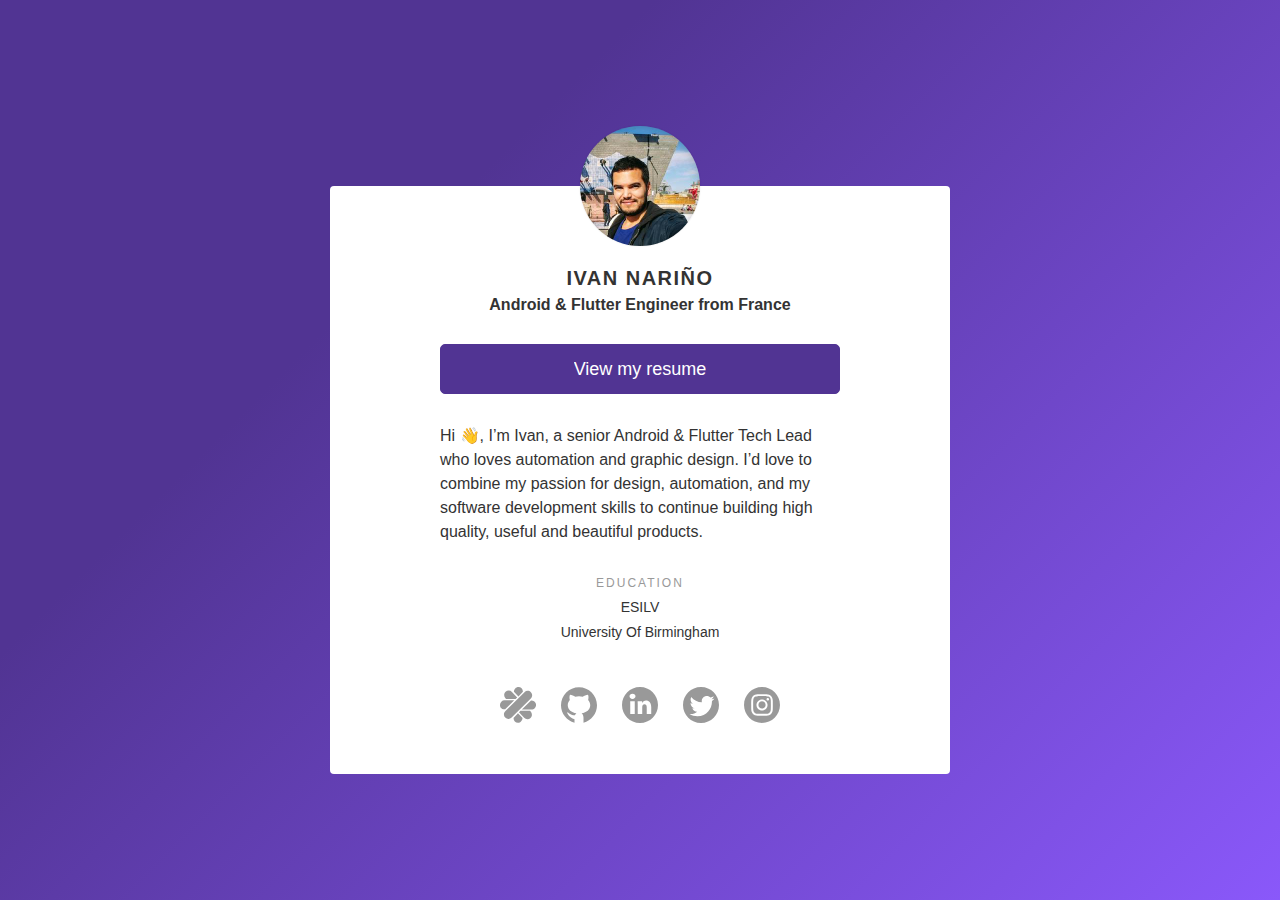
<file: index.html>
<!DOCTYPE html>
<html>
    <head>
        <meta http-equiv="Content-Type" content="text/html; charset=UTF-8">
        <title>Ivan Nariño - France, ESILV, University Of Birmingham</title>
        <meta name="HandheldFriendly" content="True">
        <meta name="MobileOptimized" content="320">
        <meta name="viewport" content="width=device-width, minimum-scale=1">
        <meta http-equiv="cleartype" content="on">
        <meta name="msapplication-TileColor" content="#513493">
        <meta name="theme-color" content="#513493">
        <meta name="robots" content="index,follow">
        <meta name="description" content="I am a Senior Android / FLutter Engineer with more than 8 years of experience.">
        <meta name="keywords" content="flutter, android, automation, ux design, programming">
        <meta name="author" content="Ivan Nariño">
        <meta property="og:site_name" content="ivannarino.github.io">
        <meta property="og:locale" content="en_US">
        <meta property="og:url" content="https://ivannarino.github.io">
        <meta property="og:title" content="Ivan Nariño's Resume">
        <meta property="og:description" content="I am an Android & Flutter Engineer from France. View my resume.">
        <meta property="og:image" content="./files/inarino_1554565109_348.jpg?q=80&amp;dpr=1&amp;auto=format&amp;fit=max&amp;w=1200&amp;h=630&amp;rect=0,91,1180,619">
        <meta property="og:image:width" content="1200">
        <meta property="og:image:height" content="630">
        <meta name="twitter:card" content="summary_large_image">
        <meta name="twitter:site" content="@_nex0s">
        <meta name="twitter:url" content="https://ivannarino.github.io">
        <meta name="twitter:title" content="Ivan Nariño's Resume'">
        <meta name="twitter:description" content="I am an Android & Flutter Engineer from France. View my resume.">
        <meta name="twitter:image" content="./files/inarino_1554565109_348.jpg?q=80&amp;dpr=1&amp;auto=format&amp;fit=max&amp;w=1024&amp;h=512&amp;rect=0,106,1180,590">
        <meta name="twitter:image:width" content="1024">
        <meta name="twitter:image:height" content="512">
        <link href="files/style.css" rel="stylesheet">
        <link rel="stylesheet" href="https://stackpath.bootstrapcdn.com/bootstrap/4.3.1/css/bootstrap.min.css" integrity="sha384-ggOyR0iXCbMQv3Xipma34MD+dH/1fQ784/j6cY/iJTQUOhcWr7x9JvoRxT2MZw1T" crossorigin="anonymous">
    </head>
    <body>
        <div class="layers">
            <div class="layer page-container">
                <div class="page-content color-dark profile-scope-1zgKV">
                    <main>
                        <div class="profile-column">
                            <div class="profile small profile_view-scope-1Shwh">
                                <div class="profile-content">
                                    <div class="head">
                                        <div class="image"></div>
                                        <div class="name-headline">
                                            <section>
                                                <h1 class="name">Ivan Nariño</h1>
                                            </section>
                                            <section>
                                                <h2 class="headline">
                                                    <span class="roles">
                                                        <span class="role">Android & Flutter Engineer</span>
                                                    </span>
                                                    <span class="location">
                                                        from <span class="location">France</span>
                                                    </span>
                                                </h2>
                                            </section>
                                        </div>
                                    </div>
                                    <div class="body">
                                        <div class="body-content">
                                            <section class="spotlight inset">
                                                <a href="https://drive.google.com/file/d/1hbqkmVn3kiLQZi2nmwdggwxviZcYaY6z/view?usp=sharing" target="_blank" rel="nofollow noopener noreferrer" class="button xlarge dark primary">
                                                    <span class="text ellipsis">View my resume</span>
                                                </a>
                                            </section>
                                            <section class="bio inset">
                                                <div>
                                                    <p>Hi 👋, I’m Ivan, a senior Android & Flutter Tech Lead who loves automation and graphic design. I’d love to combine my passion for design, automation, and my software development skills to continue building high quality, useful and beautiful products.</p>
                                                </div>
                                            </section>
                                            <section class="meta inset">
                                                <ul class="meta-sections">
                                                    <li class="meta-section schools">
                                                        <div class="meta-header">Education</div>
                                                        <ul class="meta-list">
                                                            <li class="meta-item">ESILV</li>
                                                            <li class="meta-item">University Of Birmingham</li>
                                                        </ul>
                                                    </li>
                                                </ul>
                                            </section>
                                            <section class="social-links inset">
                                                <ul class="inline">
                                                	<li>
                                                        <a class="social-link" title="Visit me on Malt.fr" href="https://www.malt.fr/profile/ivannarinodelcastillo" target="_blank" rel="noopener noreferrer">
                                                            <span class="SVGInline">
                                                                <svg class="SVGInline-svg" xmlns="http://www.w3.org/2000/svg" viewBox="0 0 92 92">
															       <path d="M34.561 78.975c0 7.844 5.104 12.282 11.45 12.306.016 0-.016 0 0 0 6.324.002 11.54-5.976 11.566-12.306L46.003 67.257 34.561 78.975z"/>
															        <path d="M30.494 12.753a11.432 11.432 0 0 0-8.062-3.546c-3.094-.058-5.99 1.068-8.21 3.192-4.584 4.39-4.742 11.688-.354 16.272l1.718 1.794 24.332.104 3.916-3.882-13.34-13.934zM78.353 62.739l-1.718-1.794-24.332-.104-3.916 3.882 13.34 13.934c4.388 4.58 11.69 4.74 16.272.354 4.582-4.39 4.742-11.688.354-16.272"/>
															        <path d="M79.246 34.335L55.92 57.255l24.742.106h.05c3.056 0 5.932-1.182 8.104-3.334A11.448 11.448 0 0 0 92.22 45.9c.026-6.344-4.974-11.728-12.974-11.566M11.558 34.05h-.054a11.425 11.425 0 0 0-8.098 3.334A11.439 11.439 0 0 0 0 45.508c-.014 3.074.578 11.556 13.16 11.556L36.3 34.156l-24.742-.106z"/>
															        <path d="M78.854 13.239c-4.468-4.506-11.768-4.54-16.274-.068L13.436 61.893c-4.506 4.47-4.538 11.77-.07 16.276 4.468 4.508 11.77 4.542 16.276.07l49.142-48.722c4.508-4.47 4.538-11.772.07-16.278"/>
															        <path d="M58.578 12.305c0-7.844-5.104-12.28-11.45-12.304-.016 0 .016 0 0 0C40.804 0 35.588 5.975 35.562 12.305l11.574 11.718 11.442-11.718z"/>
																</svg>
                                                            </span>
                                                        </a>
                                                    </li>
                                                    <li>
                                                        <a class="social-link" title="Visit me on GitHub" href="https://github.com/ivannarino" target="_blank" rel="noopener noreferrer">
                                                            <span class="SVGInline">
                                                                <svg class="SVGInline-svg" xmlns="http://www.w3.org/2000/svg" viewBox="0 0 1000 1000">
                                                                    <path d="M1000 508c0 232-160 429-375 485V862c0-41-10-98-52-131 134-20 239-99 239-223 0-51-21-102-58-144 11-47 17-105-4-148-53 5-106 32-145 56-33-8-67-14-105-14s-73 6-106 14c-39-24-91-51-144-56-21 43-16 101-5 148-37 42-57 93-57 144 0 124 105 203 239 223-20 15-32 36-40 57-105 2-189-81-190-81-5-4-12-5-16-2-6 3-9 10-7 16 2 5 44 124 201 172v100C160 937 0 740 0 508 0 233 223 8 500 8c275 0 500 225 500 500z"></path>
                                                                </svg>
                                                            </span>
                                                        </a>
                                                    </li>
                                                    <li>
                                                        <a class="social-link" title="Visit me on LinkedIn" href="https://linkedin.com/in/ivannarino/" target="_blank" rel="noopener noreferrer">
                                                            <span class="SVGInline">
                                                                <svg class="SVGInline-svg" xmlns="http://www.w3.org/2000/svg" viewBox="0 0 1000 1000">
                                                                    <path d="M1000 500c0 277-223 500-500 500S0 777 0 500 223 0 500 0s500 223 500 500zM375 260c-1-41-32-73-83-73-50 0-83 32-83 73s32 73 82 73h1c51 0 83-32 83-73zm-21 136H229v354h125V396zm458 166c0-114-56-187-146-187-50 0-87 30-104 75l-4-54H434c1 13 3 83 3 83v271h125V562c0-50 23-83 62-83 38 0 63 20 63 83v188h125V562z"></path>
                                                                </svg>
                                                            </span>
                                                        </a>
                                                    </li>
                                                    <li>
                                                        <a class="social-link" title="Visit me on Twitter" href="https://twitter.com/_nex0s" target="_blank" rel="noopener noreferrer">
                                                            <span class="SVGInline">
                                                                <svg class="SVGInline-svg" xmlns="http://www.w3.org/2000/svg" viewBox="0 0 1000 1000">
                                                                    <path d="M1000 500c0 277-223 500-500 500S0 777 0 500 223 0 500 0s500 223 500 500zM875 317c-25 11-53 18-82 22 30-17 51-45 61-79-28 17-57 28-89 35-25-28-62-45-103-45-78 0-141 63-141 142 0 10 1 22 3 32-118-5-223-62-294-149-11 22-18 46-18 72 0 50 24 93 62 118-23 0-45-7-64-18v2c0 69 49 126 114 140-12 3-24 4-37 4-9 0-19-1-27-2 18 57 71 95 132 96-48 38-108 65-176 65-11 0-23-1-33-2 62 40 138 62 217 62 262 0 404-216 404-404v-18c28-19 51-45 71-73z"></path>
                                                                </svg>
                                                            </span>
                                                        </a>
                                                    </li>
                                                    <li>
                                                        <a class="social-link" title="Visit me on Instagram" href="https://instagram.com/_nex0s" target="_blank" rel="noopener noreferrer">
                                                            <span class="SVGInline">
                                                                <svg class="SVGInline-svg" width="1000" height="1001" viewBox="-56 -369 1000 1001" xmlns="http://www.w3.org/2000/svg">
                                                                    <path d="M444 631c276.142 0 500-223.858 500-500S720.142-369 444-369-56-145.142-56 131s223.858 500 500 500zm.406-800.81c-81.586 0-91.816.345-123.857 1.807-31.976 1.46-53.814 6.537-72.922 13.964-19.754 7.677-36.507 17.95-53.208 34.65-16.7 16.7-26.973 33.454-34.65 53.208-7.425 19.108-12.504 40.945-13.962 72.92C144.346 38.78 144 49.01 144 130.595s.346 91.815 1.808 123.856c1.458 31.976 6.537 53.814 13.963 72.922 7.677 19.754 17.95 36.507 34.65 53.208 16.7 16.7 33.454 26.973 53.208 34.65 19.108 7.425 40.946 12.504 72.92 13.962C352.59 430.654 362.82 431 444.407 431c81.584 0 91.814-.346 123.856-1.808 31.975-1.458 53.812-6.537 72.92-13.962 19.754-7.677 36.507-17.95 53.21-34.65 16.7-16.7 26.97-33.454 34.648-53.208 7.426-19.108 12.504-40.946 13.963-72.92 1.462-32.042 1.807-42.272 1.807-123.857 0-81.585-.345-91.815-1.807-123.857-1.46-31.975-6.537-53.812-13.963-72.92-7.677-19.754-17.95-36.507-34.65-53.21-16.7-16.7-33.454-26.97-53.208-34.647-19.108-7.426-40.945-12.504-72.92-13.963-32.042-1.462-42.272-1.807-123.856-1.807zm0 54.127c80.21 0 89.712.306 121.39 1.75 29.288 1.337 45.194 6.23 55.78 10.345 14.022 5.45 24.03 11.96 34.54 22.472 10.513 10.51 17.023 20.518 22.472 34.54 4.114 10.586 9.008 26.492 10.344 55.78 1.445 31.678 1.75 41.18 1.75 121.39 0 80.212-.305 89.714-1.75 121.39-1.336 29.29-6.23 45.196-10.344 55.78-5.45 14.023-11.96 24.03-22.472 34.542-10.51 10.513-20.518 17.022-34.54 22.472-10.586 4.114-26.492 9.008-55.78 10.343-31.673 1.447-41.173 1.753-121.39 1.753-80.218 0-89.717-.306-121.39-1.752-29.29-1.334-45.196-6.228-55.78-10.342-14.023-5.45-24.03-11.96-34.542-22.472s-17.022-20.52-22.472-34.54c-4.114-10.586-9.008-26.493-10.343-55.782-1.447-31.676-1.753-41.178-1.753-121.39 0-80.21.306-89.712 1.752-121.39 1.334-29.288 6.228-45.194 10.342-55.78 5.45-14.022 11.96-24.03 22.472-34.54 10.512-10.513 20.52-17.023 34.54-22.472 10.586-4.114 26.493-9.008 55.782-10.344 31.676-1.445 41.178-1.75 121.39-1.75zm0 346.413c-55.304 0-100.136-44.832-100.136-100.135 0-55.304 44.832-100.135 100.136-100.135 55.303 0 100.134 44.83 100.134 100.135 0 55.303-44.83 100.135-100.134 100.135zm0-254.397c-85.198 0-154.263 69.065-154.263 154.262s69.065 154.262 154.263 154.262c85.196 0 154.26-69.065 154.26-154.262S529.603-23.667 444.407-23.667zm196.405-6.095c0 19.91-16.14 36.048-36.048 36.048s-36.048-16.14-36.048-36.048c0-19.91 16.14-36.05 36.048-36.05 19.91 0 36.05 16.14 36.05 36.05z" fill-rule="evenodd"></path>
                                                                </svg>
                                                            </span>
                                                        </a>
                                                    </li>
                                                </ul>
                                            </section>
                                        </div>
                                    </div>
                                </div>
                            </div>
                        </div>
                    </main>
                </div>
            </div>
        </div>
        <script src="https://code.jquery.com/jquery-3.3.1.slim.min.js" integrity="sha384-q8i/X+965DzO0rT7abK41JStQIAqVgRVzpbzo5smXKp4YfRvH+8abtTE1Pi6jizo" crossorigin="anonymous"></script>
		<script src="https://stackpath.bootstrapcdn.com/bootstrap/4.3.1/js/bootstrap.min.js" integrity="sha384-JjSmVgyd0p3pXB1rRibZUAYoIIy6OrQ6VrjIEaFf/nJGzIxFDsf4x0xIM+B07jRM" crossorigin="anonymous"></script>
        <!-- Global site tag (gtag.js) - Google Analytics -->
		<script async src="https://www.googletagmanager.com/gtag/js?id=UA-139250419-1"></script>
		<script>
		  window.dataLayer = window.dataLayer || [];
		  function gtag(){dataLayer.push(arguments);}
		  gtag('js', new Date());
		  gtag('config', 'UA-139250419-1');
		</script>

    </body>
</html>
</file>
<file: files/style.css>
a,body,div,h1,h2,html,li,p,span,ul {
    margin: 0;
    padding: 0;
    border: 0;
    font-weight: inherit;
    font-style: inherit;
    font-size: 100%;
    font-family: inherit;
    vertical-align: baseline
}

body {
    line-height: 1;
    color: #000
}

ul {
    list-style: none
}

body {
    font-family: sans-serif;
    font-size: 14px;
    line-height: 1.3;
    color: #333;
    -webkit-text-size-adjust: 100%;
    -ms-text-size-adjust: 100%
}

a {
    color: #0872b4;
    text-decoration: none
}

.inline {
    display: inline
}

* {
    -webkit-transition: background-color .15s ease-out,color .15s ease-out,border-color .15s ease-out,fill .15s ease-out,-webkit-box-shadow .15s ease-out;
    transition: background-color .15s ease-out,color .15s ease-out,border-color .15s ease-out,fill .15s ease-out,-webkit-box-shadow .15s ease-out;
    transition: background-color .15s ease-out,color .15s ease-out,border-color .15s ease-out,fill .15s ease-out,box-shadow .15s ease-out;
    transition: background-color .15s ease-out,color .15s ease-out,border-color .15s ease-out,fill .15s ease-out,box-shadow .15s ease-out,-webkit-box-shadow .15s ease-out
}

ul.inline,ul.inline>li {
    display: inline-block
}

ul.inline>li {
    vertical-align: baseline
}

p {
    margin-bottom: .75em
}

p:last-child {
    margin-bottom: 0
}

h1,h2 {
    font-size: 16px;
    font-weight: 400;
    margin: 0 0 10px
}

.text.ellipsis {
    vertical-align: bottom;
    white-space: nowrap;
    overflow-x: hidden;
    max-width: 100%;
    display: inline-block;
    text-overflow: ellipsis
}

.button {
    display: inline-block;
    text-align: center;
    -webkit-border-radius: 5px;
    border-radius: 5px;
    cursor: pointer;
    -webkit-box-sizing: border-box;
    box-sizing: border-box;
    white-space: nowrap;
    -webkit-user-select: none;
    -moz-user-select: none;
    -ms-user-select: none;
    user-select: none;
    font-size: 14px;
    line-height: 28px;
    padding: 0 15px;
    background-color: #fff;
    border: 1px solid #ccc;
    color: #333
}

.button:focus {
    outline-color: rgba(8,114,180,.4)
}

a.button {
    text-decoration: none!important
}

.button.xlarge {
    font-size: 18px;
    line-height: 48px;
    padding: 0 30px
}

.button.dark {
    color: #fff;
    -webkit-box-shadow: 0 0 0 1px hsla(0,0%,100%,.1);
    box-shadow: 0 0 0 1px hsla(0,0%,100%,.1)
}

.button.dark.primary {
    background-color: #0872b4;
    border-color: #0872b4
}

.page-container {
    width: 100%;
    height: 100%;
    overflow: visible
}

.page-content {
    display: -webkit-box;
    display: -webkit-flex;
    display: -ms-flexbox;
    display: flex;
    -webkit-box-orient: vertical;
    -webkit-box-direction: normal;
    -webkit-flex-direction: column;
    -ms-flex-direction: column;
    flex-direction: column;
    min-height: 100vh
}

main {
    -webkit-box-sizing: border-box;
    box-sizing: border-box;
    -webkit-box-flex: 1;
    -webkit-flex-grow: 1;
    -ms-flex-positive: 1;
    flex-grow: 1;
    -webkit-flex-shrink: 0;
    -ms-flex-negative: 0;
    flex-shrink: 0
}

.profile-scope-1zgKV main {
    padding-top: 0;
    display: -webkit-box;
    display: -webkit-flex;
    display: -ms-flexbox;
    display: flex;
    -webkit-box-orient: horizontal;
    -webkit-box-direction: normal;
    -webkit-flex-direction: row;
    -ms-flex-direction: row;
    flex-direction: row;
    -webkit-flex-wrap: nowrap;
    -ms-flex-wrap: nowrap;
    flex-wrap: nowrap;
    -webkit-box-pack: stretch;
    -webkit-justify-content: stretch;
    -ms-flex-pack: stretch;
    justify-content: stretch
}

.profile-scope-1zgKV main>:first-child {
    width: 100%
}

.profile-scope-1zgKV .profile-column {
    display: -webkit-box;
    display: -webkit-flex;
    display: -ms-flexbox;
    display: flex;
    -webkit-box-orient: horizontal;
    -webkit-box-direction: normal;
    -webkit-flex-direction: row;
    -ms-flex-direction: row;
    flex-direction: row;
    -webkit-flex-wrap: nowrap;
    -ms-flex-wrap: nowrap;
    flex-wrap: nowrap;
    -webkit-box-pack: stretch;
    -webkit-justify-content: stretch;
    -ms-flex-pack: stretch;
    justify-content: stretch;
    position: relative
}

.profile-scope-1zgKV .profile-column>:first-child {
    width: 100%
}

@media only screen and (min-width: 721px) {
    .profile-scope-1zgKV main {
        padding-right:0;
        -webkit-transition: padding-right .25s ease-in-out;
        transition: padding-right .25s ease-in-out
    }
}

.profile.profile_view-scope-1Shwh {
    font-family: -apple-system, BlinkMacSystemFont, "Segoe UI", Roboto, "Helvetica Neue", Arial, sans-serif, "Apple Color Emoji", "Segoe UI Emoji", "Segoe UI Symbol";
    line-height: 1.5;
    padding: 10px;
    -webkit-box-sizing: border-box;
    box-sizing: border-box;
    min-width: 320px;
    position: relative
}

.profile.profile_view-scope-1Shwh .profile-content {
    color: #333;
    z-index: 1
}

.profile.profile_view-scope-1Shwh .profile-content,.profile.profile_view-scope-1Shwh .profile-content .body,.profile.profile_view-scope-1Shwh .profile-content .head {
    -webkit-box-sizing: border-box;
    box-sizing: border-box
}

.profile.profile_view-scope-1Shwh .profile-content .body {
    display: -webkit-box;
    display: -webkit-flex;
    display: -ms-flexbox;
    display: flex;
    -webkit-box-orient: vertical;
    -webkit-box-direction: normal;
    -webkit-flex-direction: column;
    -ms-flex-direction: column;
    flex-direction: column;
    -webkit-box-align: center;
    -webkit-align-items: center;
    -ms-flex-align: center;
    align-items: center
}

.profile.profile_view-scope-1Shwh .profile-content .body>* {
    width: 100%
}

.profile.profile_view-scope-1Shwh .profile-content .body-content {
    padding: 30px 0 40px;
    display: -webkit-box;
    display: -webkit-flex;
    display: -ms-flexbox;
    display: flex;
    -webkit-box-orient: vertical;
    -webkit-box-direction: normal;
    -webkit-flex-direction: column;
    -ms-flex-direction: column;
    flex-direction: column;
    -webkit-box-align: center;
    -webkit-align-items: center;
    -ms-flex-align: center;
    align-items: center
}

.profile.profile_view-scope-1Shwh .profile-content .inset {
    -webkit-box-sizing: border-box;
    box-sizing: border-box;
    padding: 0 20px;
    max-width: 440px;
    width: 100%
}

.profile.profile_view-scope-1Shwh .profile-content section+section:not(:empty) {
    margin-top: 30px
}

.profile.profile_view-scope-1Shwh .profile-content .name-headline section+section:not(:empty) {
    margin-top: 5px
}

.profile.profile_view-scope-1Shwh .profile-content .image {
    background-color: #eee;
    width: 120px;
    height: 120px;
    background-image: url(inarino_small.jpg);
    background-size: cover;
    border-radius: 50%;
    background-repeat: no-repeat;
    background-position: center center
}

.profile.profile_view-scope-1Shwh .profile-content .name {
    font-size: 20px;
    line-height: 1.2;
    text-transform: uppercase;
    letter-spacing: 1.5px;
    font-weight: 700;
    margin: 0;
    color: #333
}

.profile.profile_view-scope-1Shwh .profile-content .headline {
    font-size: 16px;
    line-height: 1.2;
    font-weight: 700;
    margin: 0
}

.profile.profile_view-scope-1Shwh .profile-content .headline .role {
    display: inline-block;
    text-transform: capitalize
}

.profile.profile_view-scope-1Shwh .profile-content .spotlight .button {
    min-width: 100%;
    -webkit-transition: all .15s ease-out;
    transition: all .15s ease-out
}

.profile.profile_view-scope-1Shwh .profile-content .spotlight .button.dark {
    color: #fff;
    -webkit-box-shadow: inset 0 0 0 100px hsla(0,0%,100%,0);
    box-shadow: inset 0 0 0 100px hsla(0,0%,100%,0)
}

.profile.profile_view-scope-1Shwh .profile-content .spotlight .button .text.ellipsis {
    max-width: 244px
}

.profile.profile_view-scope-1Shwh .profile-content .spotlight .button:before {
    font-size: 24px;
    width: 24px;
    margin-right: 10px;
    top: 2px;
    margin-left: -30px
}

.profile.profile_view-scope-1Shwh .profile-content .spotlight .button.xlarge.dark.primary {
	background-color: #513493;
	border-color: #513493
}

.profile.profile_view-scope-1Shwh .profile-content .bio {
    font-size: 16px;
    text-align: left;
    word-wrap: break-word
}

@media only screen and (max-width: 430px) {
    .profile.profile_view-scope-1Shwh .profile-content .bio {
        max-width:100%
    }
}

.profile.profile_view-scope-1Shwh .profile-content .social-links {
    max-width: 470px
}

.profile.profile_view-scope-1Shwh .profile-content .social-links li {
    padding: 0;
    margin: 12.5px;
    width: 36px;
    height: 36px;
    font-size: 30px;
    line-height: 36px;
    cursor: pointer;
    display: block;
    -webkit-font-smoothing: antialiased;
    color: #999
}

.profile.profile_view-scope-1Shwh .profile-content .social-links li svg {
    fill: #999;
    height: 100%;
    width: 100%
}

.profile.profile_view-scope-1Shwh .profile-content .meta-header {
    font-size: 12px;
    text-transform: uppercase;
    font-weight: 200;
    letter-spacing: 2px;
    color: #999;
    margin-bottom: 5px
}

.profile.profile_view-scope-1Shwh .profile-content ul.inline {
    padding: 0;
    margin: 0;
    list-style: none;
    -webkit-box-orient: horizontal;
    -webkit-box-direction: normal;
    -webkit-flex-direction: row;
    -ms-flex-direction: row;
    flex-direction: row;
    -webkit-flex-wrap: wrap;
    -ms-flex-wrap: wrap;
    flex-wrap: wrap
}

.profile.profile_view-scope-1Shwh .profile-content ul.inline,.profile.profile_view-scope-1Shwh .profile-content ul.meta-sections {
    display: -webkit-box;
    display: -webkit-flex;
    display: -ms-flexbox;
    display: flex;
    -webkit-box-pack: center;
    -webkit-justify-content: center;
    -ms-flex-pack: center;
}

.profile.profile_view-scope-1Shwh .profile-content ul.meta-sections {
    font-size: 14px;
    margin-bottom: 0
}

.profile.profile_view-scope-1Shwh .profile-content ul.meta-sections .meta-item {
    display: block
}

.profile.profile_view-scope-1Shwh .profile-content ul.meta-sections .meta-item+.meta-item {
    margin-top: .25em
}

@media only screen and (min-width: 641px) {
    .profile.profile_view-scope-1Shwh .profile-content ul.meta-sections {
        -webkit-box-orient:horizontal;
        -webkit-box-direction: normal;
        -webkit-flex-direction: row;
        -ms-flex-direction: row;
        flex-direction: row
    }
}

@media only screen and (max-width: 640px) {
    .profile.profile_view-scope-1Shwh .profile-content ul.meta-sections {
        -webkit-box-orient:vertical;
        -webkit-box-direction: normal;
        -webkit-flex-direction: column;
        -ms-flex-direction: column;
        flex-direction: column
    }

    .profile.profile_view-scope-1Shwh .profile-content ul.meta-sections .meta-section {
        width: 100%
    }
}

.profile.profile_view-scope-1Shwh.small {
    display: -webkit-box;
    display: -webkit-flex;
    display: -ms-flexbox;
    display: flex;
    -webkit-box-pack: center;
    -webkit-justify-content: center;
    -ms-flex-pack: center;
    justify-content: center;
    -webkit-flex-wrap: nowrap;
    -ms-flex-wrap: nowrap;
    flex-wrap: nowrap;
    -webkit-box-orient: horizontal;
    -webkit-box-direction: normal;
    -webkit-flex-direction: row;
    -ms-flex-direction: row;
    flex-direction: row;
    -webkit-box-align: center;
    -webkit-align-items: center;
    -ms-flex-align: center;
    align-items: center;
    padding-top: 30px;
    padding-bottom: 30px
}

.profile.profile_view-scope-1Shwh.small .profile-content {
    width: 620px;
    max-width: -webkit-calc(100vw - 10px);
    max-width: calc(100vw - 10px);
    text-align: center;
    background-color: #fff;
    -webkit-border-radius: 4px;
    border-radius: 4px;
    margin-top: 60px
}

.profile.profile_view-scope-1Shwh.small .head .image {
    -webkit-box-shadow: inset 0 0 10px 0 rgba(0,0,0,.2),0 0 2px 0 rgba(0,0,0,.1);
    box-shadow: inset 0 0 10px 0 rgba(0,0,0,.2),0 0 2px 0 rgba(0,0,0,.1);
    -webkit-border-radius: 50%;
    border-radius: 50%;
    margin: -60px auto 20px;
    width: 120px;
    height: 120px
}

.profile.profile_view-scope-1Shwh.small .name-headline {
    padding-left: 20px;
    padding-right: 20px
}

body {
    background-color: #513493;
    background: -webkit-linear-gradient(315deg, #513493 0%, #513493 30%, #8a58fa 100%) fixed;
    background: linear-gradient(135deg, #513493 0%, #513493 30%, #8a58fa 100%) fixed;
}
</file>
